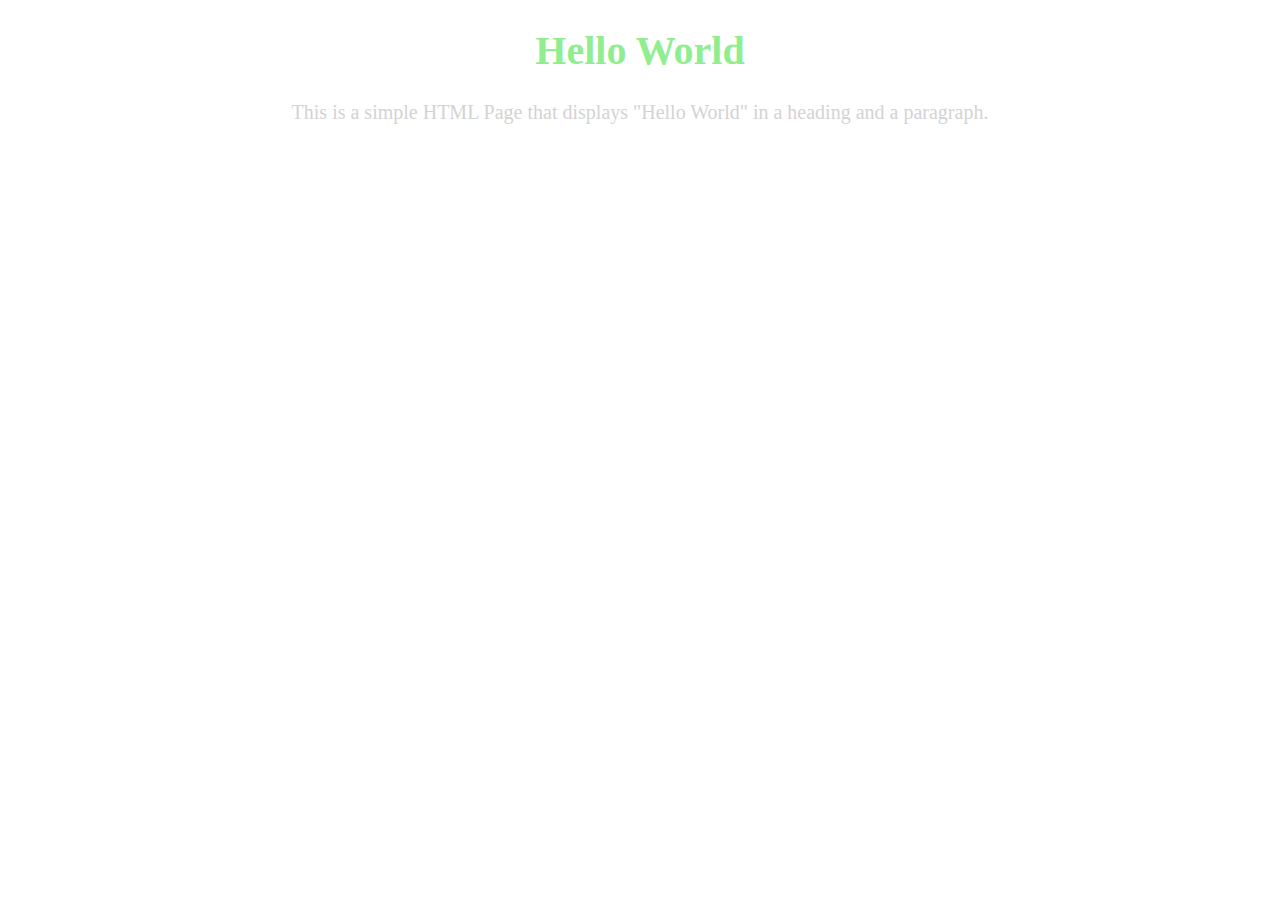
<file: Simple "Hello World" webpage/index.html>
<!DOCTYPE html>
<html lang="en">
<head>
    <meta charset="UTF-8">
    <meta name="viewport" content="width=device-width, initial-scale=1.0">
    <title>Document</title>
    <link rel="stylesheet" href="style.css">

</head>
<body>
    <!-- Project 1st -->
    <div>
        <h1>Hello World</h1>
        <p>
            This is a simple HTML Page that displays "Hello World" in a heading and a paragraph.
        </p>
    </div>
</body>
</html>
</file>
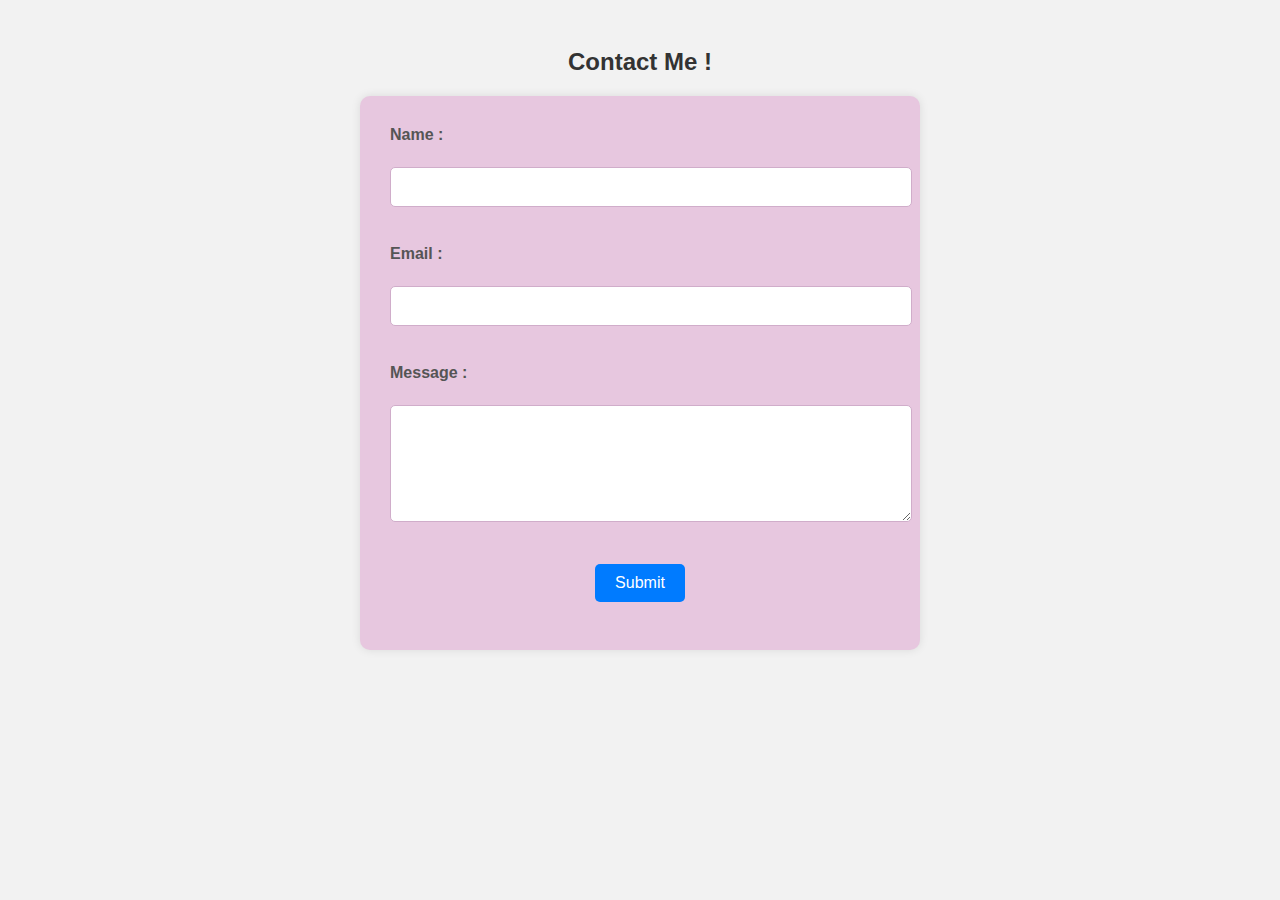
<file: Simple_Contact_Form/index.html>
<!DOCTYPE html>
<html lang="en">
<head>
    <meta charset="UTF-8">
    <meta name="viewport" content="width=device-width, initial-scale=1.0">
    <title>Document</title>
    <link rel="stylesheet" href="style.css">
</head>
<body>
    <h2>Contact Me !</h2>
    <form>
        <label for="name">Name : </label><br>
        <input type="text" id="name" name="name" required><br><br>

        <label for="email">Email : </label><br>
        <input type="text" id="email" name="email" required><br><br>

        <label for="me">Message : </label><br>
        <textarea id="me" name="me" rows="5" cols="40" required></textarea><br><br>

        <button type="submit">Submit</button><br>

        
    </form>
    <script src="script.js"></script>
</body>
</html>
</file>
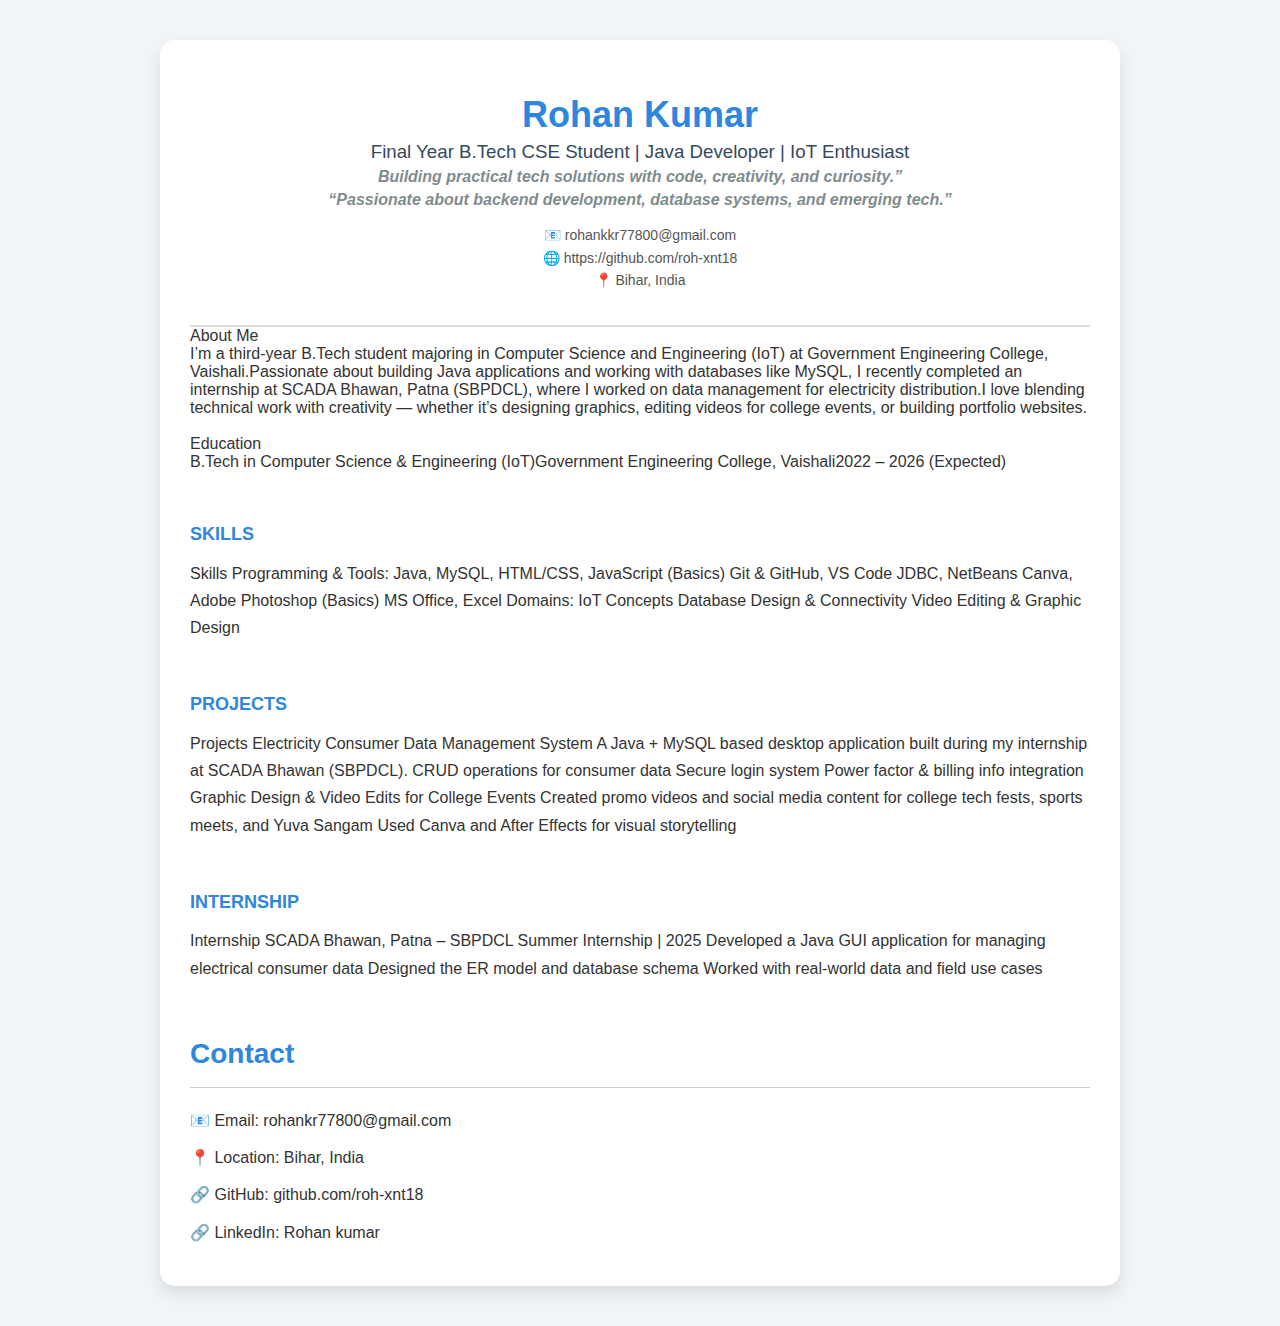
<file: Simple_Portfolio/index.html>
<!DOCTYPE html>
<html lang="en">
<head>
    <meta charset="UTF-8">
    <meta name="viewport" content="width=device-width, initial-scale=1.0">
    <title>Document</title>
    <link rel="stylesheet" href="style.css">
</head>
<body>
    <div class="main">
        <div class="header">
            <h1>Rohan Kumar</h1>
            <!-- <br> -->
            <h3>Final Year B.Tech CSE Student | Java Developer | IoT Enthusiast</h3>
            <h4>Building practical tech solutions with code, creativity, and curiosity.”</h4>
            
            <h4>“Passionate about backend development, database systems, and emerging tech.”</h4>
            <p>📧 rohankkr77800@gmail.com
                <br>
                🌐 https://github.com/roh-xnt18
                <br>
                📍 Bihar, India</p>
        </div>

        <div class="About">
             About Me
             <br>
             I’m a third-year B.Tech student majoring in Computer Science and Engineering (IoT) at Government Engineering College, Vaishali.Passionate about building Java applications and working with databases like MySQL, I recently completed an internship at SCADA Bhawan, Patna (SBPDCL), where I worked on data management for electricity distribution.I love blending technical work with creativity — whether it’s designing graphics, editing videos for college events, or building portfolio websites.
        </div>
        <br>
        <div class="education">
            Education
            <br>
            B.Tech in Computer Science & Engineering (IoT)Government Engineering College, Vaishali2022 – 2026 (Expected)
        </div>
        <br>

        <div class="skills">
             Skills
             <br>
             Programming & Tools:
             <br>
             Java, MySQL, HTML/CSS, JavaScript (Basics)
             <br>
             Git & GitHub, VS Code
             <br>
             JDBC, NetBeans
             <br>
             Canva, Adobe Photoshop (Basics)
             <br>
             MS Office, Excel
             <br>


             <br>
             Domains:
             <br>
             IoT Concepts
             <br>
             Database Design & Connectivity
             <br>
             Video Editing & Graphic Design
             <br>
        </div>


        <br>
        <div class="projects">
            Projects
            <br>
            Electricity Consumer Data Management System
            A Java + MySQL based desktop application built during my internship at SCADA Bhawan (SBPDCL).
            CRUD operations for consumer data Secure login system
            Power factor & billing info integration
            <br>

            <br>
            Graphic Design & Video Edits for College Events
            <br>
            Created promo videos and social media content for college tech fests, sports meets, and Yuva Sangam
            Used Canva and After Effects for visual storytelling
        </div>

        <br>
        <div class="internship">
             Internship
             <br>
             SCADA Bhawan, Patna – SBPDCL
             Summer Internship | 2025
             <br>
             Developed a Java GUI application for managing electrical consumer data
             <br>
             Designed the ER model and database schema
             <br>
             Worked with real-world data and field use cases
        </div>

        <br>
        <div class="contact">
            <h1>Contact</h1>
            <p>📧 Email: rohankr77800@gmail.com</p>
            
            <p>📍 Location: Bihar, India</p>
           
            <p>🔗 GitHub: github.com/roh-xnt18</p>
            
            <p>🔗 LinkedIn: Rohan kumar</p>

        </div>

    </div>
</body>
</html>
</file>
<file: Simple "Hello World" webpage/style.css>
h1 {
    color : lightgreen;
    text-align : center;
    font-size : 40px;
}

p {
    color : lightgray;
    text-align : center;
    font-size: 20px;
}
</file>
<file: Simple_Contact_Form/style.css>
body {
      font-family: Arial, sans-serif;
      background-color: #f2f2f2;
      padding: 20px;
    }

    h2 {
      text-align: center;
      color: #333;
    }

    form {
      background-color: #e7c7df;
      max-width: 500px;
      margin: 0 auto;
      padding: 30px;
      border-radius: 10px;
      box-shadow: 0 0 10px rgba(0, 0, 0, 0.1);
    }

    label {
      display: block;
      margin-bottom: 5px;
      font-weight: bold;
      color: #555;
    }

    input, textarea {
      width: 100%;
      padding: 10px;
      margin-bottom: 20px;
      border: 1px solid #d0adca;
      border-radius: 5px;
      font-size: 16px;
    }

    button {
      background-color: #007bff;
      color: white;
      border: none;
      padding: 10px 20px;
      font-size: 16px;
      border-radius: 5px;
      cursor: pointer;
      display: block;
      margin: 0 auto;
    }

    button:hover {
      background-color: #0056b3;
    }
</file>
<file: Simple_Portfolio/style.css>
body {
    margin: 0;
    padding: 0;
    font-family: 'Segoe UI', Tahoma, Geneva, Verdana, sans-serif;
    background-color: #f2f5f7;
    color: #333;
}

.main {
    max-width: 900px;
    margin: 40px auto;
    padding: 30px;
    background: #ffffff;
    box-shadow: 0 8px 16px rgba(0,0,0,0.1);
    border-radius: 15px;
}

.header {
    text-align: center;
    border-bottom: 2px solid #ddd;
    padding-bottom: 20px;
}

.header h1 {
    font-size: 36px;
    color: #2e86de;
    margin-bottom: 5px;
}

.header h3 {
    color: #34495e;
    font-weight: normal;
    margin: 5px 0;
}

.header h4 {
    color: #7f8c8d;
    font-style: italic;
    margin: 5px 0;
}

.header p {
    font-size: 14px;
    color: #555;
    margin-top: 15px;
    line-height: 1.6;
}

.mid,
.edu,
.skills,
.projects,
.internship,
.contact {
    margin-top: 30px;
    line-height: 1.7;
}

.mid::before,
.edu::before,
.skills::before,
.projects::before,
.internship::before {
    content: attr(class);
    text-transform: uppercase;
    font-size: 18px;
    font-weight: bold;
    color: #2e86de;
    display: block;
    margin-bottom: 10px;
}

.skills ul,
.projects ul,
.internship ul {
    padding-left: 20px;
}

.skills br,
.projects br,
.internship br {
    display: none;
}

.contact h1 {
    color: #2e86de;
    font-size: 28px;
    border-bottom: 1px solid #ccc;
    padding-bottom: 10px;
}

.contact p {
    margin: 10px 0;
    font-size: 16px;
}

a {
    color: #2980b9;
    text-decoration: none;
}

a:hover {
    text-decoration: underline;
}

@media (max-width: 600px) {
    .main {
        margin: 20px;
        padding: 20px;
    }

    .header h1 {
        font-size: 28px;
    }

    .header h3 {
        font-size: 16px;
    }

    .contact h1 {
        font-size: 24px;
    }
}
</file>
